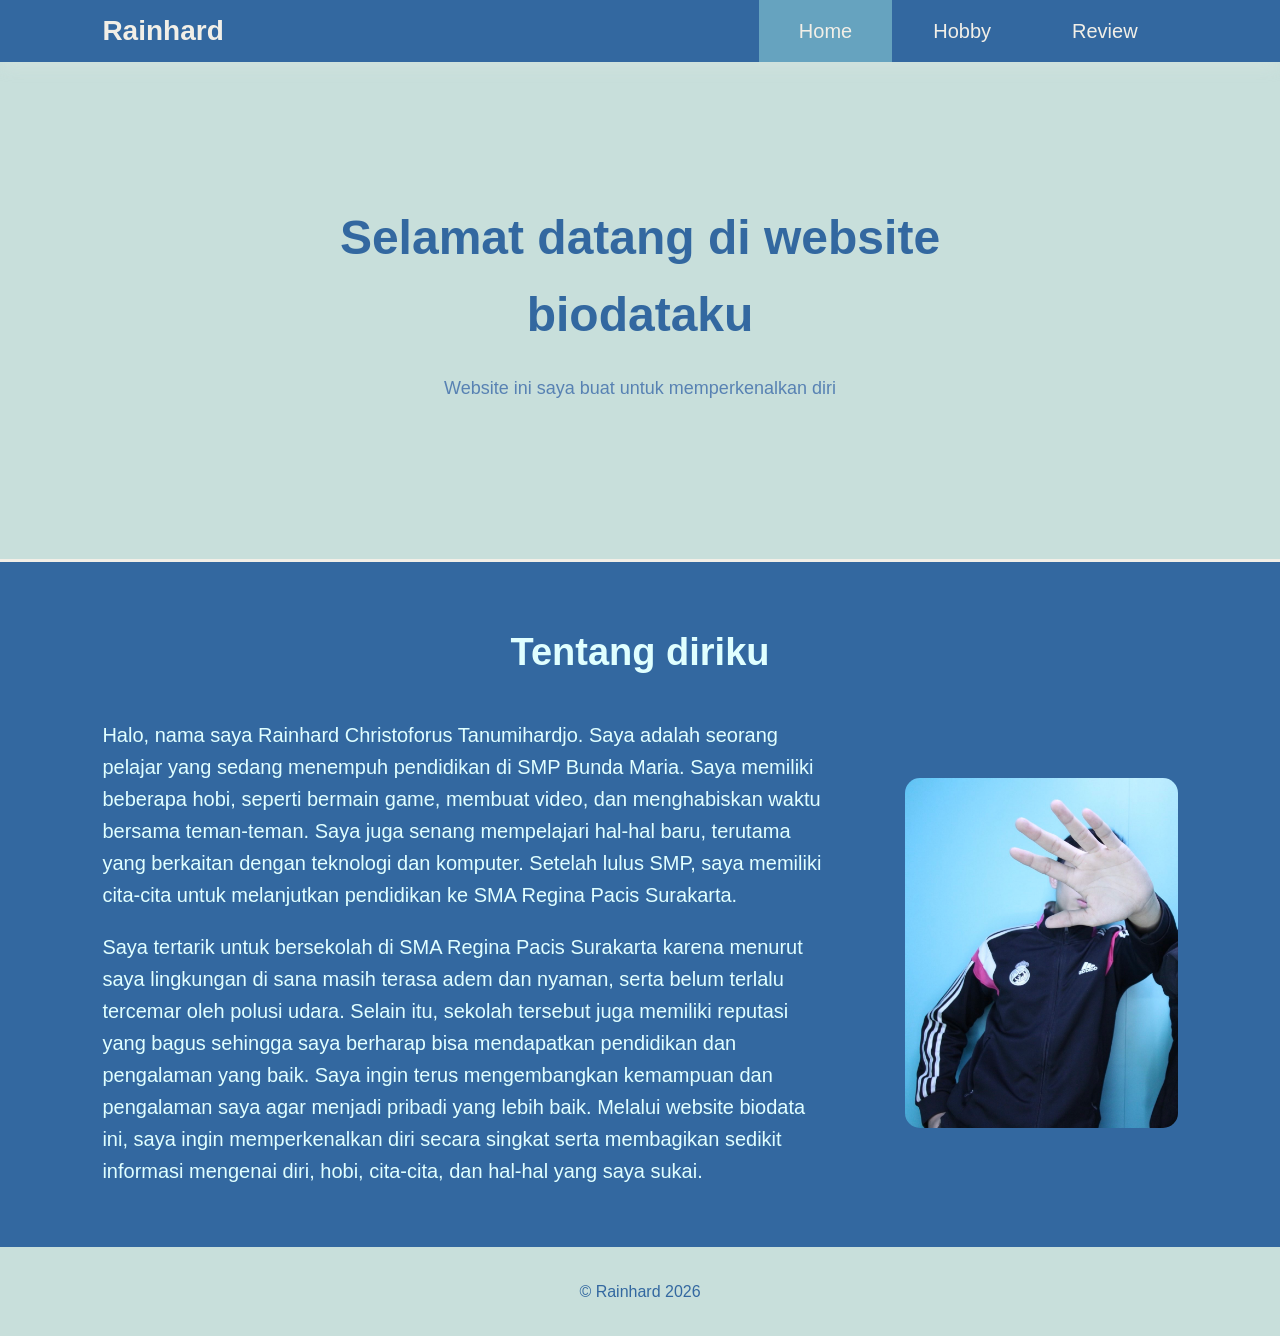
<file: index.html>
<!DOCTYPE html>
<html lang="en">
    <head>
        <meta charset="UTF-8">
        <meta name="viewport" content="width=device-width, initial-scale=1.0">
        <title>Biodata Rainhard</title>
        <link rel="stylesheet" href="style.css">
        <link rel="icon" type="image/png" href="assets/favicon.ico">
    </head>

    <body>
        <header>
            <h1>Rainhard </h1>
            <nav>
                <a href="index.html" class="active">Home</a>  
                <a href="hobby.html">Hobby</a> 
                <a href="review.html">Review</a> 
            </nav>
        </header>

        <section id="home">
            <h2>Selamat datang di website biodataku</h2>
            <p>Website ini saya buat untuk memperkenalkan diri</p>
        </section>

        <section id="about">
            <h2>Tentang diriku</h2>

            <div class="about-content">
                <div class="about-text">       
                    <p>Halo, nama saya Rainhard Christoforus Tanumihardjo. Saya adalah seorang pelajar yang sedang menempuh pendidikan di SMP Bunda Maria. Saya memiliki beberapa hobi, seperti bermain game, membuat video, dan menghabiskan waktu bersama teman-teman. Saya juga senang mempelajari hal-hal baru, terutama yang berkaitan dengan teknologi dan komputer. Setelah lulus SMP, saya memiliki cita-cita untuk melanjutkan pendidikan ke SMA Regina Pacis Surakarta.</p>
                    <p>Saya tertarik untuk bersekolah di SMA Regina Pacis Surakarta karena menurut saya lingkungan di sana masih terasa adem dan nyaman, serta belum terlalu tercemar oleh polusi udara. Selain itu, sekolah tersebut juga memiliki reputasi yang bagus sehingga saya berharap bisa mendapatkan pendidikan dan pengalaman yang baik. Saya ingin terus mengembangkan kemampuan dan pengalaman saya agar menjadi pribadi yang lebih baik. Melalui website biodata ini, saya ingin memperkenalkan diri secara singkat serta membagikan sedikit informasi mengenai diri, hobi, cita-cita, dan hal-hal yang saya sukai.</p>
                </div>
                              
                <img src="assets/foto-rainhard.jpg" alt="Foto Rainhard" class="about-foto">
            </div>
        </section>

        <footer>
            <p>&copy; Rainhard 2026</p>
        </footer>

    </body>
</html>
</file>
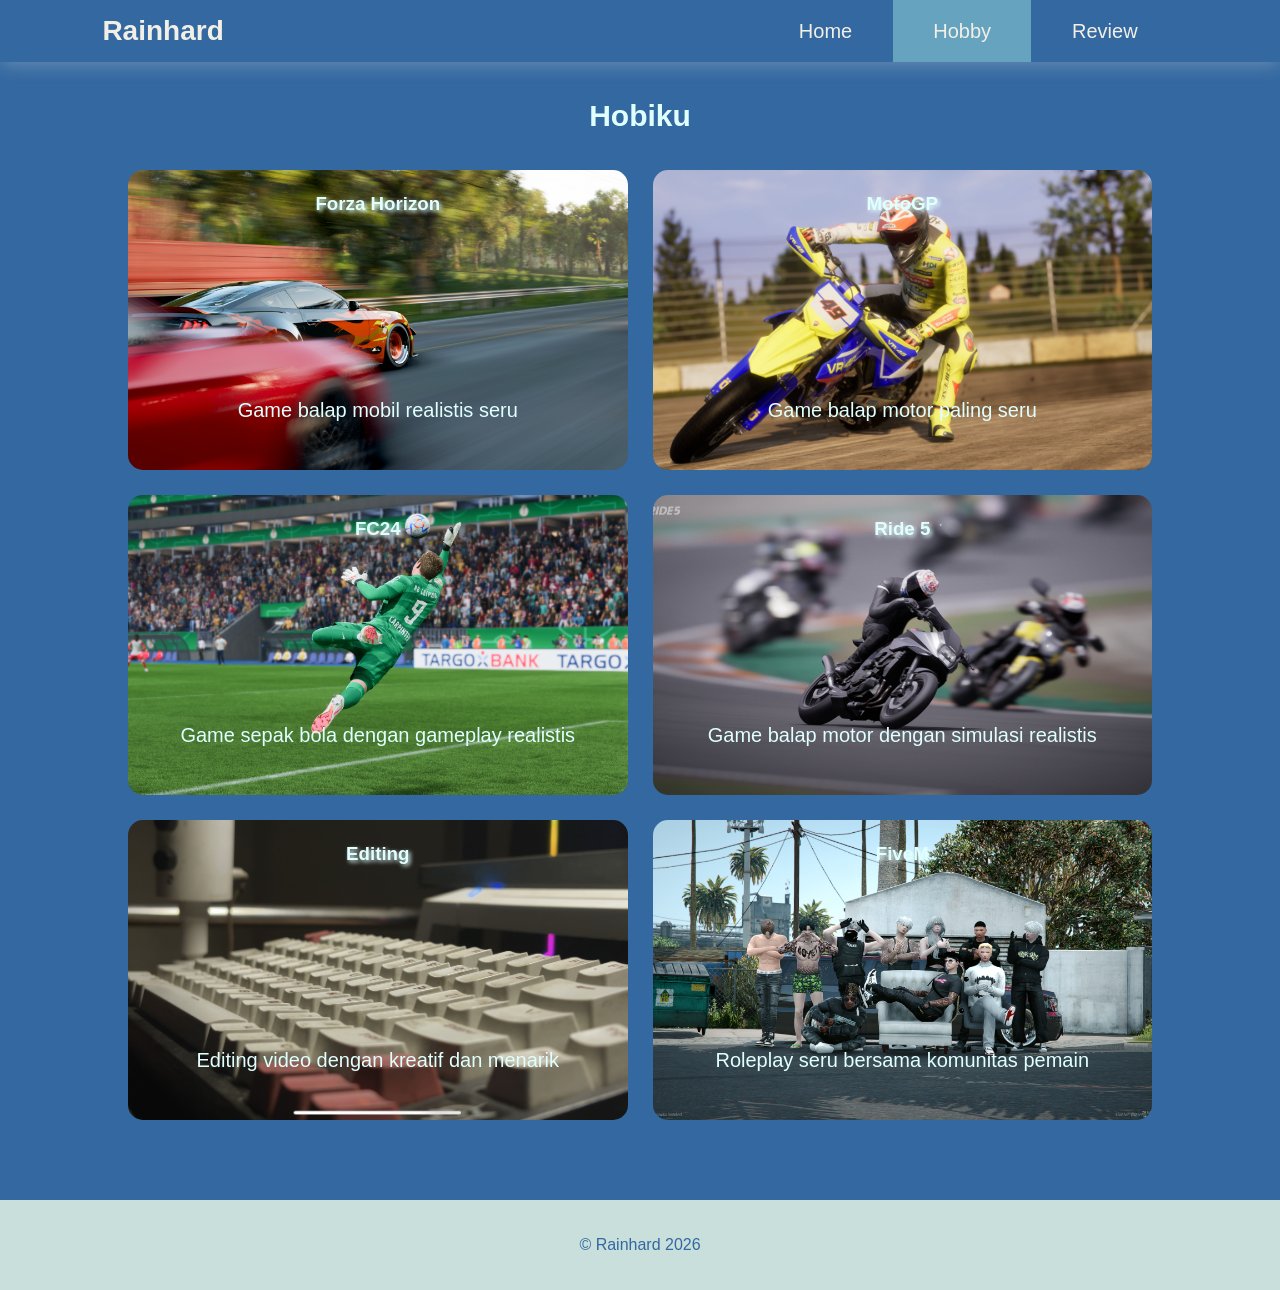
<file: hobby.html>
<!DOCTYPE html>
<html lang="en">
    <head>
        <meta charset="UTF-8">
        <meta name="viewport" content="width=device-width, initial-scale=1.0">
        <title>Hobby</title>
        <link rel="stylesheet" href="style.css">
        <link rel="icon" type="image/png" href="assets/favicon.ico">
    </head>

    <body>
        <header>
            <h1>Rainhard </h1>
            <nav>
                <a href="index.html">Home</a>  
                <a href="hobby.html" class="active">Hobby</a> 
                <a href="review.html">Review</a> 
            </nav>
        </header>

        <section id="hobby">
            <h2>Hobiku</h2>
            <div class="hobi-grid">
                <div class="hobi-card forza-card">
                    <div class="card-content">
                        <h3>Forza Horizon</h3>
                        <p>Game balap mobil realistis seru</p>
                    </div>
                </div>

                <div  class="hobi-card motogp-card">
                    <div class="card-content">
                        <h3>MotoGP</h3>
                        <p>Game balap motor paling seru</p>
                    </div>
                </div>

                <div class="hobi-card fc24-card">
                    <div class="card-content"> 
                        <h3>FC24</h3>
                        <p>Game sepak bola dengan gameplay realistis</p>
                    </div>    
                </div>

                <div  class="hobi-card ride-card">
                    <div class="card-content">
                        <h3>Ride 5</h3>
                        <p>Game balap motor dengan simulasi realistis</p>
                    </div>
                </div>

                <div class="hobi-card video-card">
                    <div class="card-content">
                        <h3>Editing</h3>
                        <p>Editing video dengan kreatif dan menarik</p>
                    </div>    
                </div>

                <div class="hobi-card fivem-card">
                    <div class="card-content">
                        <h3>FiveM</h3>
                        <p>Roleplay seru bersama komunitas pemain</p>
                    </div>
                </div>
            </div>
        </section>
        
        <footer>
            <p>&copy; Rainhard 2026</p>
        </footer>
    </body>
</html>
</file>
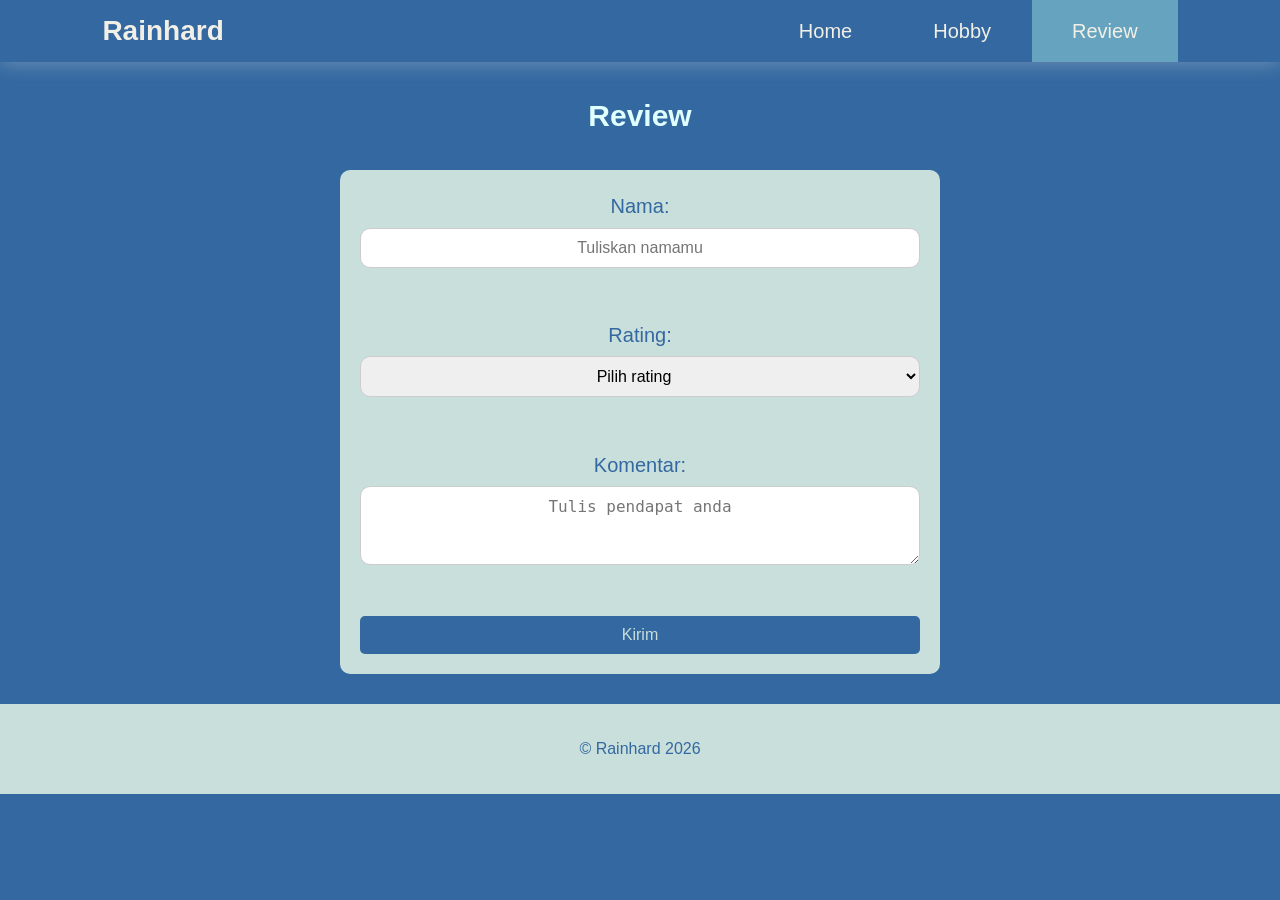
<file: review.html>
<!DOCTYPE html>
<html lang="en">
    <head>
        <meta charset="UTF-8">
        <meta name="viewport" content="width=device-width, initial-scale=1.0">
        <title>Review</title>
        <link rel="stylesheet" href="style.css">
        <link rel="icon" type="image/png" href="assets/favicon.ico">
    </head>

    <body>
        <header>
            <h1>Rainhard </h1>
            <nav>
                <a href="index.html">Home</a>  
                <a href="hobby.html">Hobby</a> 
                <a href="review.html" class="active">Review</a> 
            </nav>
        </header>

        <section id="review">
            <h2>Review</h2>
            <div class="form-container">
                <form>
                    <label>Nama:</label> <br>
                    <input type="text" placeholder="Tuliskan namamu" required>

                    <br><br>

                    <label>Rating:</label><br>
                    <select required>
                        <option disabled selected>Pilih rating</option>
                        <option>Sangat baik</option>
                        <option>Baik</option>
                        <option>Cukup</option>
                        <option>Buruk</option>
                        <option>Sangat buruk</option>
                    </select>

                    <br><br>

                    <label>Komentar:</label><br>
                    <textarea rows="3" cols="30" placeholder="Tulis pendapat anda" required></textarea>

                    <br><br>

                    <button>Kirim</button>
                </form>
            </div>  
        </section>

        <footer>
            <p>&copy; Rainhard 2026</p>
        </footer>
    </body>
</html>
</file>
<file: style.css>
* {
    box-sizing: border-box;
}

body {
    margin: 0;
    font-family: Arial, Helvetica, sans-serif;
    background-color: #3368A0;
    color: #E0FFFF;
    line-height: 1.6;
}

header {
    background-color: #3368A0;
    display: flex;
    justify-content: space-between;
    align-items: center;
    box-shadow: 0px 2px 20px rgba(242, 239, 231, 0.3);
    position: sticky;
    top: 0;
    z-index: 1000;
    padding: 0 8%;
}

header h1 {
    margin: 0;
    font-size: 28px;
    color:#F2EFE7;
}

nav {
    display: flex;
    gap: 1px;
}

nav a {
    text-decoration: none;
    color: #F2EFE7;
    padding: 15px 40px;
    font-size: 20px;
}

nav a:hover {
    background-color: #66A3BF;
}

nav a.active {
    background-color:#66A3BF;
}

/* home section */
#home {
    min-height: 500px;
    display: flex;
    flex-direction: column;
    justify-content: center;
    align-items: center;
    background-color:#C8DFDB;
    color: #3368A0;
    border-bottom: 3px solid #F2EFE7;
}

#home h2 {
    margin: 0;
    max-width: 700px;
    font-size: 3rem;
    line-height: 1 2;
    text-align: center;
}

#home p {
    max-width: 600px;
    margin-top: 20px;
    font-size: 18px;
    color: #5882b3;
}

#about {
    padding: 40px 8%;
}

#about h2 {
    margin-top: 20px;
    margin-bottom: 16px;
    font-size: 38px;
    text-align: center;
}

.about-content {
    display: flex;
    align-items: center;
    gap: 80px;
    max-width: 1100px;
    margin: 0 auto;
}

.about-foto {
    width: 280px;
    height: 350px;
    object-fit: cover;
    border-radius: 15px;
}
#about p {
    max-width: 850px;
    font-size: 20px;
}
/* end of home section */ 

/* hobby section */
#hobby {
    padding: 80px 10%;
}

#hobby h2 {
    margin-top: -50px;
    margin-bottom: 30px;
    font-size: 30px;
    text-align: center;
}

.hobi-grid {
    display: grid;
    grid-template-columns: repeat(2, 1fr);
    gap: 25px;
}

.forza-card {
    background-image: url("assets/fh5.png");
}

.motogp-card {
    background-image: url("assets/motogp25.jpg");
}

.fc24-card {
    background-image: url("assets/fc24.png");
}

.ride-card {
    background-image: url("assets/ride5.png");
}

.fivem-card {
    background-image: url("assets/fivem.png");
}

.video-card {
    background-image: url("assets/editing.png");
}

.hobi-card {
    height: 300px;
    background-size: cover;
    background-position: center;
    border-radius: 15px;
    overflow: hidden;
    position: relative;
}

.card-content h3 {
   text-align: center;
   text-shadow: 2px 2px 4px; 
}

.card-content p {
    text-align: center;
    font-size: 20px;
    margin-top: 175px;
}
/* end of hobi section */

/* review section */
#review h2 {
    margin-top: 0px;
    margin-bottom: 30px;
    font-size: 30px;
    text-align: center;
    padding-top: 30px;
}

#review form {
    text-align: center;
    display: flex;
    flex-direction: column;
}

#review input, #review select, #review textarea {
    text-align: center;
    margin-top: -20px;
    border-radius: 10px;
    border: 1px solid #ccc;
    font-size: 16px;
    padding: 10px;
}

#review button {
    border-radius: 5px;
    background-color: #3368A0;
    padding: 10px;
    border: none;
    color: #C8DFDB;
    font-size: 16px;
    cursor: pointer;

}

#review button:hover{
    background-color: #C8DFDB;
    color: #3368A0;
    border: 2px solid #3368A0;
    padding: 8px;
}
#review label {
    font-size: 20px;
    color: #3368A0;
}
.form-container {
    background-color: #C8DFDB;
    margin: 30px auto;
    max-width: 600px;
    border-radius: 10px;
    padding: 20px;
}
/* end of review section */

footer {
    background-color: #C8DFDB;
    color: #3368A0;
    padding: 1rem 0 1rem;
    text-align: center;
}
</file>
